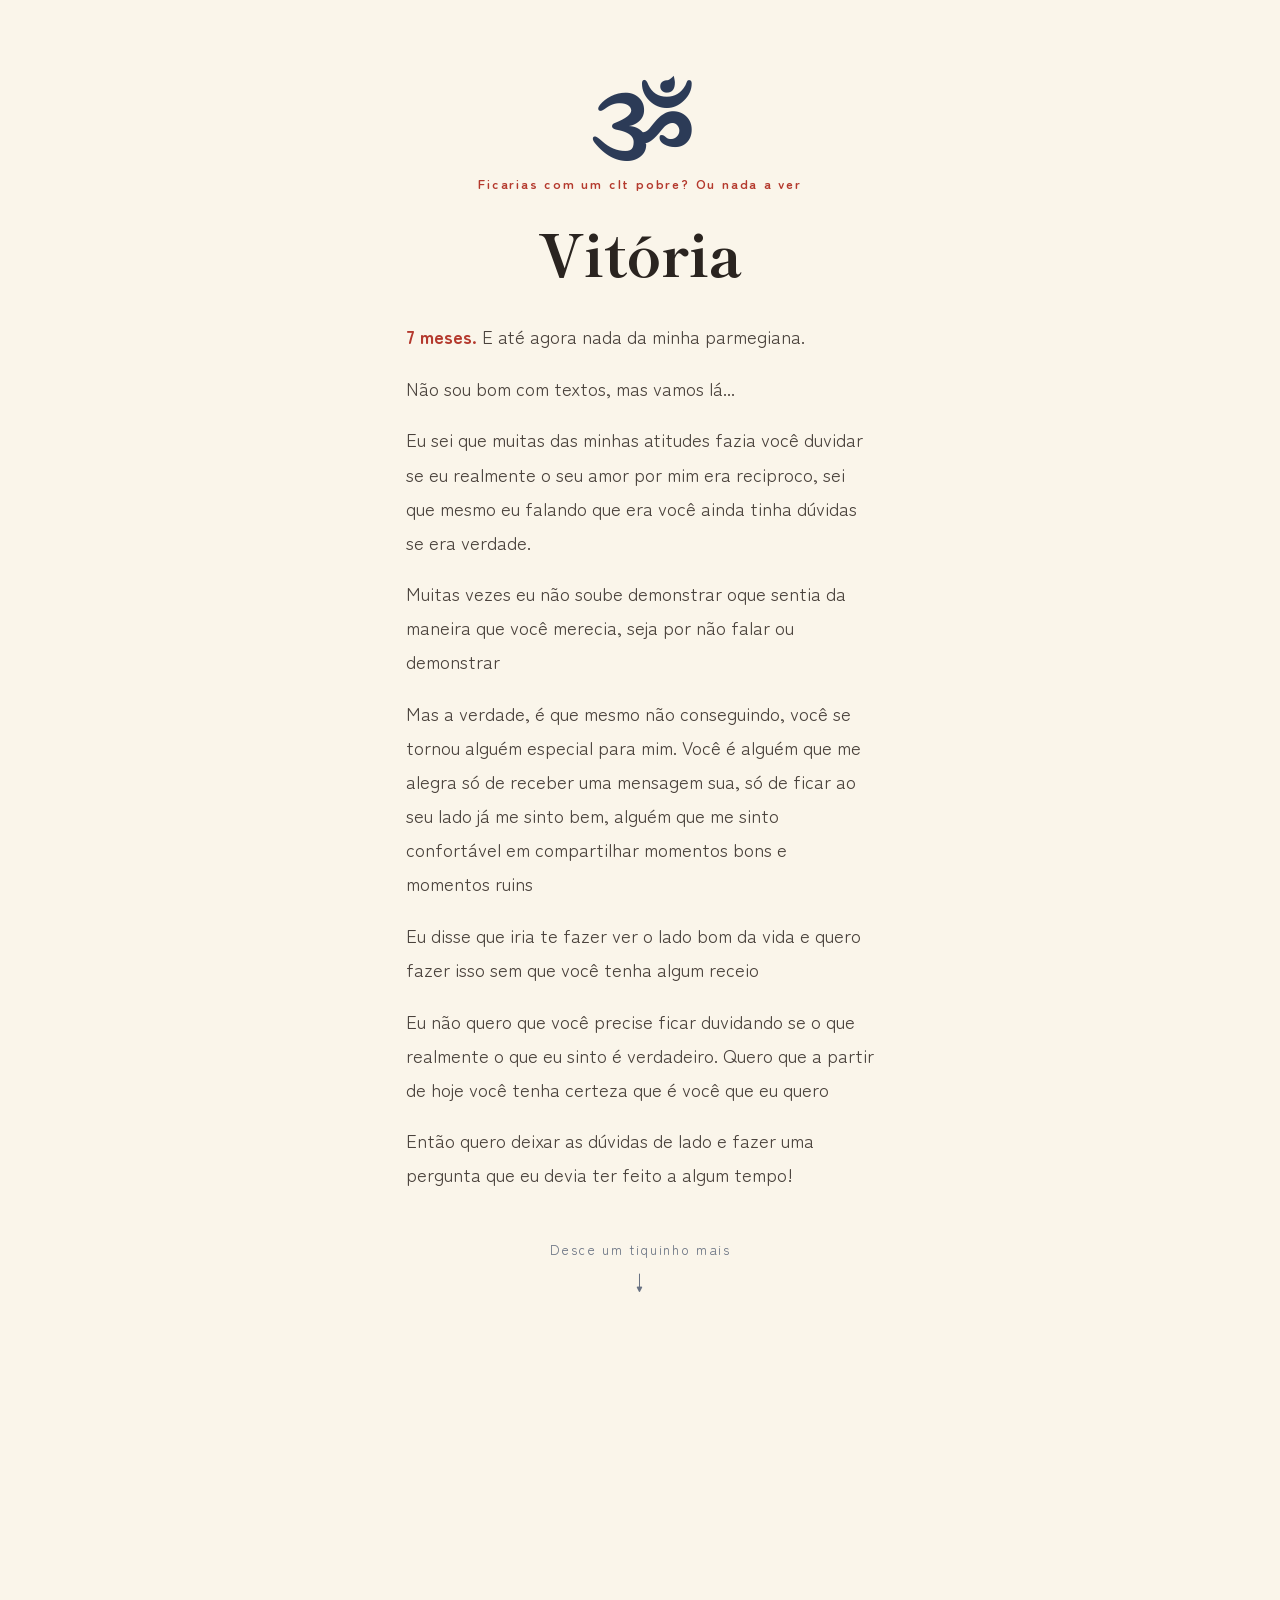
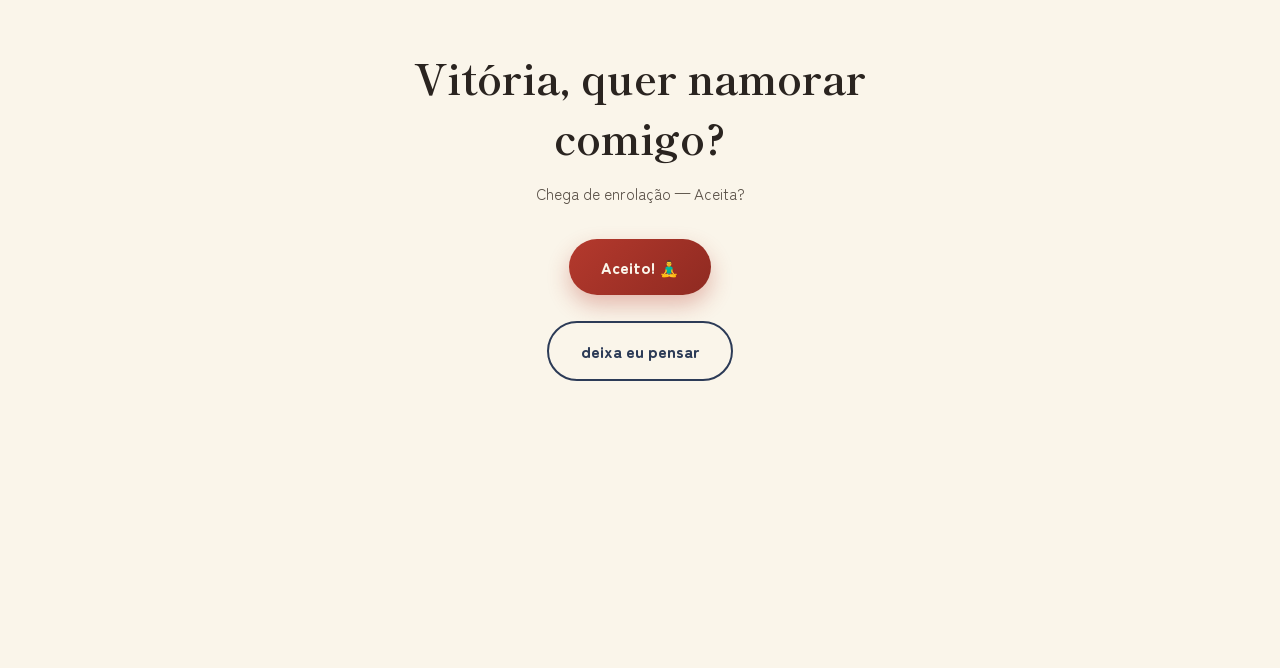
<file: index.html>
<!DOCTYPE html>
<html lang="pt-BR">
<head>
<meta charset="UTF-8">
<meta name="viewport" content="width=device-width, initial-scale=1.0">
<title>Vitória, quer namorar comigo?</title>
<link rel="preconnect" href="https://fonts.googleapis.com">
<link rel="preconnect" href="https://fonts.gstatic.com" crossorigin>
<link href="https://fonts.googleapis.com/css2?family=Shippori+Mincho:wght@600;800&family=Zen+Maru+Gothic:wght@400;500;700;900&display=swap" rel="stylesheet">
<link rel="stylesheet" href="style.css">
<link rel="shortcut icon" href="1786714.png" type="image/x-icon">
</head>
<body>

<div class="petals" id="petals"></div>

<section class="hero">
  <div class="card">
    <div class="kanji">ૐ<small>Ficarias com um clt pobre? Ou nada a ver</small></div>
    <h1 class="name">Vitória</h1>

    <div class="declaration">

      <p><b>7 meses.</b> E até agora nada da minha parmegiana.</p>

      <p>Não sou bom com textos, mas vamos lá...</p>

      <p>Eu sei que muitas das minhas atitudes fazia você duvidar se eu realmente o seu amor por mim era reciproco, sei que mesmo eu falando que era você ainda tinha dúvidas se era verdade.</p>
        
      <p>Muitas vezes eu não soube demonstrar oque sentia da maneira que você merecia, seja por não falar ou demonstrar</p>

      <p>Mas a verdade, é que mesmo não conseguindo, você se tornou alguém especial para mim. Você é alguém que me alegra só de receber uma mensagem sua, só de ficar ao seu lado já me sinto bem, alguém que me sinto confortável em compartilhar momentos bons e momentos ruins </p>

      <p>Eu disse que iria te fazer ver o lado bom da vida e quero fazer isso sem que você tenha algum receio </p>

      <p>Eu não quero que você precise ficar duvidando se o que realmente o que eu sinto é verdadeiro. Quero que a partir de hoje você tenha certeza que é você que eu quero</p>

      <p>Então quero deixar as dúvidas de lado e fazer uma pergunta que eu devia ter feito a algum tempo!</p>
    </div>

    <div class="scroll-hint">Desce um tiquinho mais <span class="arrow">↓</span></div>
  </div>
</section>

<section class="ask">
  <div class="card">
    <h1 id="mainHeading">Vitória, quer namorar comigo?</h1>
    <p class="sub">Chega de enrolação — Aceita?</p>

    <div class="arena" id="arena">
      <button class="btn btn-yes" id="yesBtn">Aceito! 🧘‍♂️</button>
      <button class="btn btn-no" id="noBtn">deixa eu pensar</button>
    </div>

    <div class="result" id="result">
      <div class="stamp"><span>縁</span></div>
      <p>Abençoe Senhor! 🎉<span class="small">7 meses de enrolação, resolvidos em 1 clique</span></p>
    </div>
  </div>
</section>

<script src="script.js"></script>
</body>
</html>
</file>
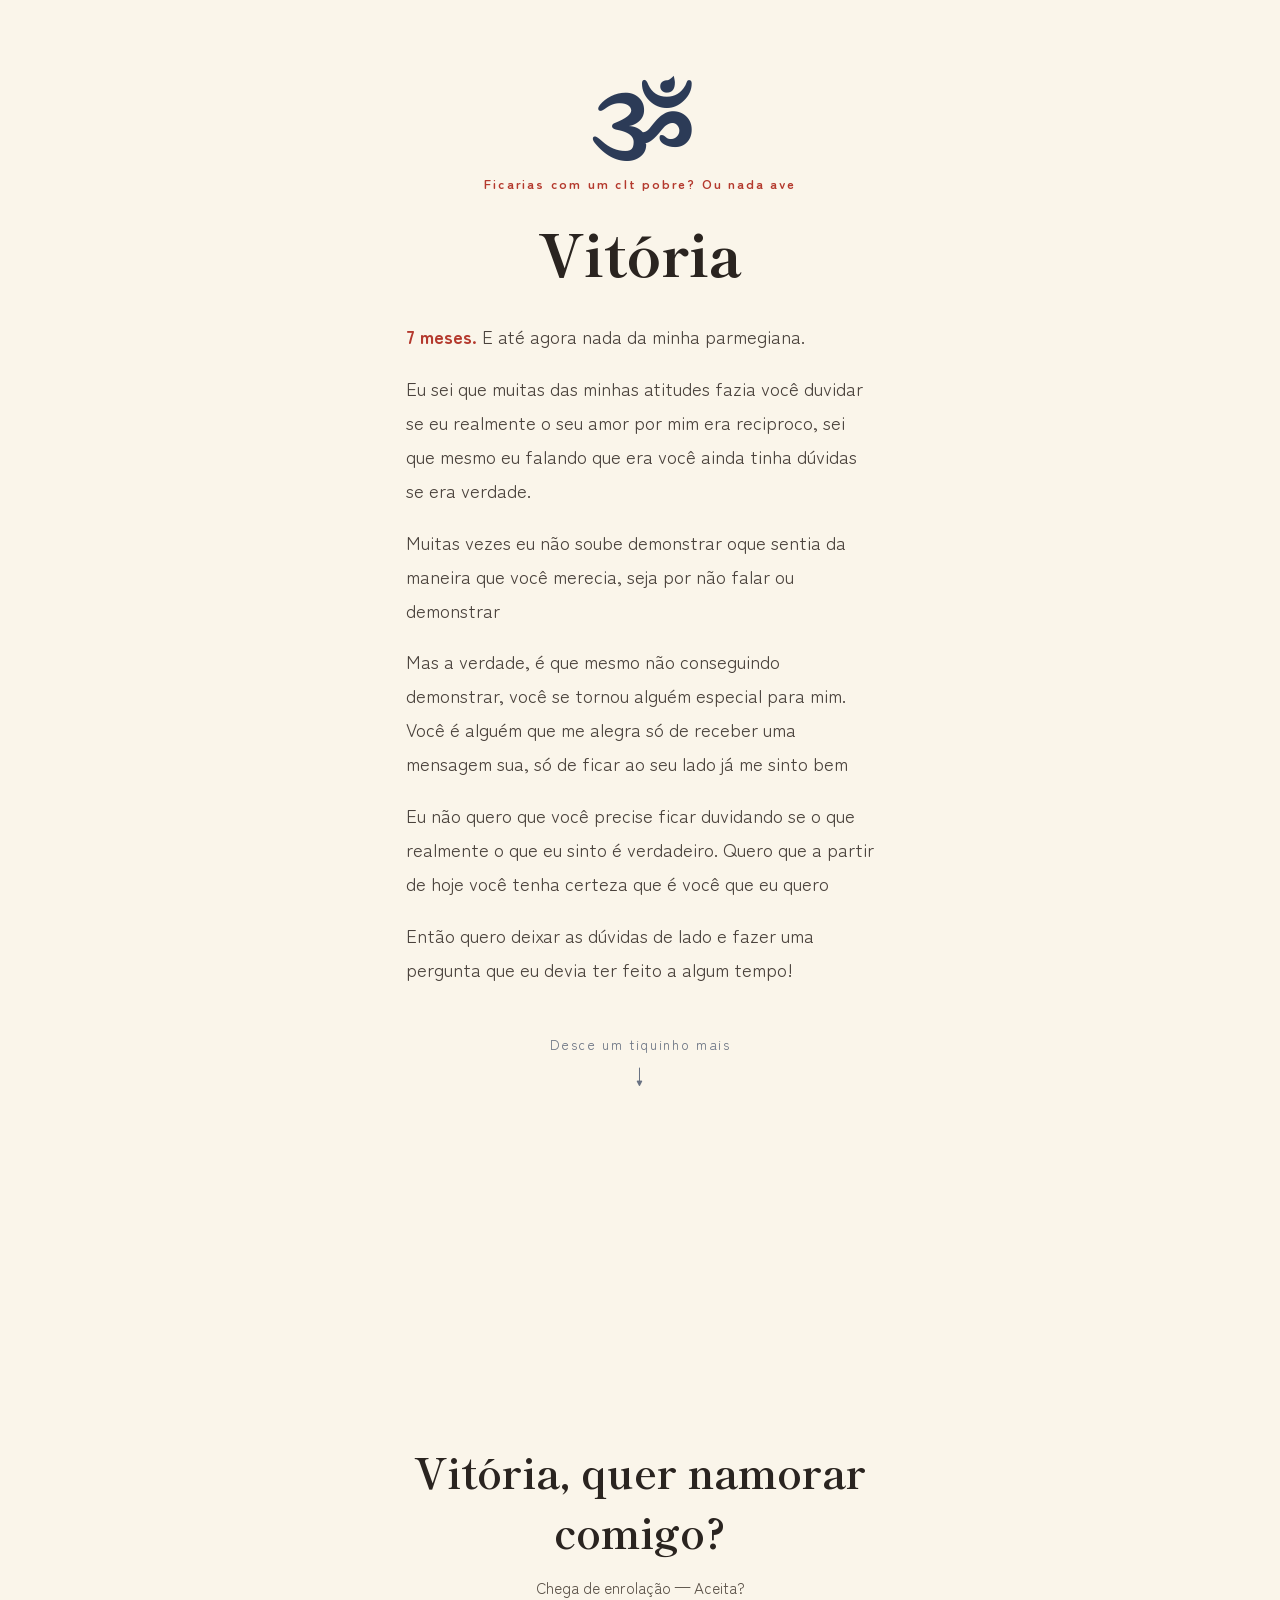
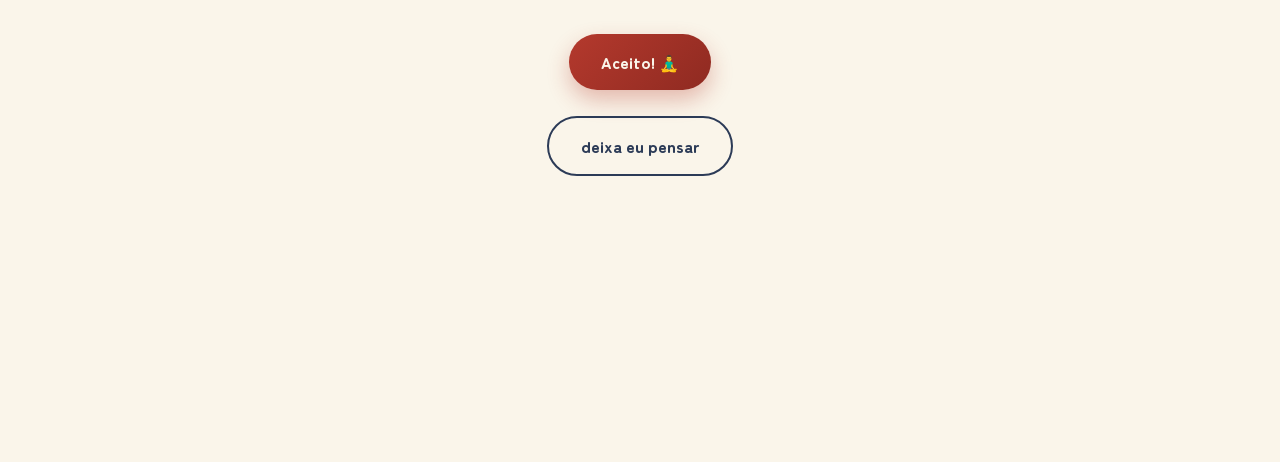
<file: main.html>
<!DOCTYPE html>
<html lang="pt-BR">
<head>
<meta charset="UTF-8">
<meta name="viewport" content="width=device-width, initial-scale=1.0">
<title>Vitória, quer namorar comigo?</title>
<link rel="preconnect" href="https://fonts.googleapis.com">
<link rel="preconnect" href="https://fonts.gstatic.com" crossorigin>
<link href="https://fonts.googleapis.com/css2?family=Shippori+Mincho:wght@600;800&family=Zen+Maru+Gothic:wght@400;500;700;900&display=swap" rel="stylesheet">
<link rel="stylesheet" href="style.css">
<link rel="shortcut icon" href="1786714.png" type="image/x-icon">
</head>
<body>

<div class="petals" id="petals"></div>

<section class="hero">
  <div class="card">
    <div class="kanji">ૐ<small>Ficarias com um clt pobre? Ou nada ave</small></div>
    <h1 class="name">Vitória</h1>

    <div class="declaration">

      <p><b>7 meses.</b> E até agora nada da minha parmegiana.</p>

      <p>Eu sei que muitas das minhas atitudes fazia você duvidar se eu realmente o seu amor por mim era reciproco, sei que mesmo eu falando que era você ainda tinha dúvidas se era verdade.</p>
        
      <p>Muitas vezes eu não soube demonstrar oque sentia da maneira que você merecia, seja por não falar ou demonstrar</p>

      <p>Mas a verdade, é que mesmo não conseguindo demonstrar, você se tornou alguém especial para mim. Você é alguém que me alegra só de receber uma mensagem sua, só de ficar ao seu lado já me sinto bem</p>

      <p>Eu não quero que você precise ficar duvidando se o que realmente o que eu sinto é verdadeiro. Quero que a partir de hoje você tenha certeza que é você que eu quero</p>

      <p>Então quero deixar as dúvidas de lado e fazer uma pergunta que eu devia ter feito a algum tempo!</p>
    </div>

    <div class="scroll-hint">Desce um tiquinho mais <span class="arrow">↓</span></div>
  </div>
</section>

<section class="ask">
  <div class="card">
    <h1 id="mainHeading">Vitória, quer namorar comigo?</h1>
    <p class="sub">Chega de enrolação — Aceita?</p>

    <div class="arena" id="arena">
      <button class="btn btn-yes" id="yesBtn">Aceito! 🧘‍♂️</button>
      <button class="btn btn-no" id="noBtn">deixa eu pensar</button>
    </div>

    <div class="result" id="result">
      <div class="stamp"><span>縁</span></div>
      <p>Abençoe Senhor! 🎉<span class="small">7 meses de enrolação, resolvidos em 1 clique</span></p>
    </div>
  </div>
</section>

<script src="script.js"></script>
</body>
</html>
</file>
<file: style.css>
:root{
  --paper:#FAF5EA;
  --ink:#2A2420;
  --indigo:#2C3B57;
  --sakura:#F1AABF;
  --sakura-deep:#E38AA6;
  --hanko:#B4392D;
  --hanko-deep:#8f2a21;
}
*{box-sizing:border-box;}
html{ scroll-behavior:smooth; }
body{
  margin:0;
  background: var(--paper);
  font-family:'Zen Maru Gothic', sans-serif;
  color:var(--ink);
  overflow-x:hidden;
  position:relative;
}

.petals{ position:fixed; inset:0; pointer-events:none; overflow:hidden; z-index:0; }
.petal{
  position:absolute; top:-8%; width:12px; height:12px;
  background:linear-gradient(135deg, var(--sakura), var(--sakura-deep));
  border-radius:0 60% 0 60%;
  opacity:0.8;
  animation: fall linear infinite, sway ease-in-out infinite;
}
.petal.heart{
  background:none;
  border-radius:0;
  width:auto;
  height:auto;
  font-size:18px;
  line-height:1;
}
@keyframes fall{ to{ transform:translateY(115vh); } }
@keyframes sway{ 0%,100%{ margin-left:0; } 50%{ margin-left:36px; } }

section{
  position:relative;
  z-index:1;
  min-height:100vh;
  min-height:100svh;
  display:flex;
  flex-direction:column;
  align-items:center;
  justify-content:center;
  text-align:center;
  padding:8vh 6vw;
}

.card{
  max-width: 560px;
  width:100%;
}

/* HERO */
.kanji{
  font-family:'Shippori Mincho', serif;
  font-size: clamp(3.6rem, 14vw, 6rem);
  font-weight:800;
  color:var(--indigo);
  line-height:1;
  animation: mark-in 0.9s cubic-bezier(.2,.9,.2,1) both;
}
.kanji small{
  display:block;
  font-family:'Zen Maru Gothic', sans-serif;
  font-size:0.8rem;
  letter-spacing:0.14em;
  color:var(--hanko);
  font-weight:700;
  margin-top:0.6rem;
}
@keyframes mark-in{
  from{ opacity:0; transform:translateY(18px) scale(0.94); }
  to{ opacity:1; transform:none; }
}

h1.name{
  font-family:'Shippori Mincho', serif;
  font-weight:800;
  font-size: clamp(2.2rem, 8vw, 3.6rem);
  margin: 1.2rem 0 1.6rem;
}

.declaration{
  max-width:52ch;
  margin:0 auto;
  font-size: clamp(1rem, 2.6vw, 1.15rem);
  line-height:1.85;
  color:#4a423c;
  text-align:left;
}
.declaration p{ margin:0 0 1.1rem; }
.declaration p:last-child{ margin-bottom:0; }
.declaration b{ color:var(--hanko); }

.scroll-hint{
  margin-top:3rem;
  font-size:0.85rem;
  color:var(--indigo);
  opacity:0.7;
  letter-spacing:0.12em;
  display:flex;
  flex-direction:column;
  align-items:center;
  gap:0.4rem;
}
.scroll-hint .arrow{
  font-size:1.3rem;
  animation: bob 1.8s ease-in-out infinite;
}
@keyframes bob{ 0%,100%{ transform:translateY(0); } 50%{ transform:translateY(8px); } }

/* ASK */
h1#mainHeading{
  font-family:'Shippori Mincho', serif;
  font-size: clamp(1.6rem, 6.4vw, 2.6rem);
  margin: 0 0 0.5rem;
  font-weight:700;
}

.sub{
  color:#5a5148;
  font-size:0.95rem;
  margin-bottom:2.2rem;
}

.arena{
  position:relative;
  width:100%;
  max-width:420px;
  height:150px;
  margin:0 auto;
}

@media (max-width:420px){
  .kanji{ font-size: clamp(2.8rem, 16vw, 4.2rem); }
  .arena{ height:140px; }
  .btn{ padding:0.85rem 1.6rem; font-size:0.92rem; }
  .stamp{ width:110px; height:110px; }
  .stamp span{ font-size:1.9rem; }
}

.btn{
  font-family:'Zen Maru Gothic', sans-serif;
  font-weight:900;
  font-size:1rem;
  border:none;
  border-radius:999px;
  padding:1rem 2rem;
  cursor:pointer;
}
.btn:focus-visible{ outline:3px solid var(--hanko); outline-offset:3px; }

.btn-yes{
  position:absolute; left:50%; top:0; transform:translateX(-50%);
  background:linear-gradient(135deg, var(--hanko), var(--hanko-deep));
  color:var(--paper);
  box-shadow:0 10px 22px rgba(180,57,45,0.32);
  transition: transform 0.3s cubic-bezier(.34,1.56,.64,1);
}
.btn-yes.grow{
  transform:translateX(-50%) scale(1.22);
  box-shadow:0 14px 30px rgba(180,57,45,0.42);
}
.btn-no{
  position:absolute; left:50%; top:82px; transform:translateX(-50%);
  background:transparent;
  color:var(--indigo);
  border:2px solid var(--indigo);
  transition:left 0.25s ease, top 0.25s ease;
}
.arena.settled .btn-no{ opacity:0.5; }

.result{
  display:none;
  flex-direction:column;
  align-items:center;
  gap:1rem;
}
.result.show{ display:flex; }

.stamp{
  width:130px; height:130px; border-radius:50%;
  background:var(--hanko);
  box-shadow: inset 0 0 0 4px var(--paper), inset 0 0 0 7px var(--hanko), 0 12px 26px rgba(180,57,45,0.38);
  display:flex; align-items:center; justify-content:center;
  transform:scale(2.2) rotate(-16deg); opacity:0;
  animation: stamp-down 0.5s cubic-bezier(.2,.9,.3,1) forwards;
}
.stamp span{
  font-family:'Shippori Mincho', serif;
  font-weight:800; color:var(--paper);
  font-size:2.2rem; transform:rotate(4deg);
}
@keyframes stamp-down{
  0%{ transform:scale(2.2) rotate(-16deg); opacity:0; }
  55%{ opacity:1; }
  75%{ transform:scale(0.94) rotate(-6deg); }
  100%{ transform:scale(1) rotate(-6deg); opacity:1; }
}

.result p{
  font-family:'Shippori Mincho', serif;
  font-weight:700;
  font-size:1.3rem;
  opacity:0;
  animation: fade-up 0.5s ease 0.45s forwards;
}
.result span.small{
  font-family:'Zen Maru Gothic', sans-serif;
  font-weight:400;
  font-size:0.95rem;
  color:#5a5148;
  display:block;
  margin-top:0.4rem;
}
@keyframes fade-up{ from{opacity:0; transform:translateY(10px);} to{opacity:1; transform:none;} }

.dog{
  font-size:3rem;
  opacity:0;
  transform: scale(0.4) rotate(-10deg);
  animation: dog-in 0.5s cubic-bezier(.34,1.56,.64,1) 0.35s forwards;
}
@keyframes dog-in{
  to{ opacity:1; transform:scale(1) rotate(0deg); }
}

@media (prefers-reduced-motion: reduce){
  *{ animation-duration:0.01ms !important; transition-duration:0.01ms !important; }
  .petal{ display:none; }
}
</file>
